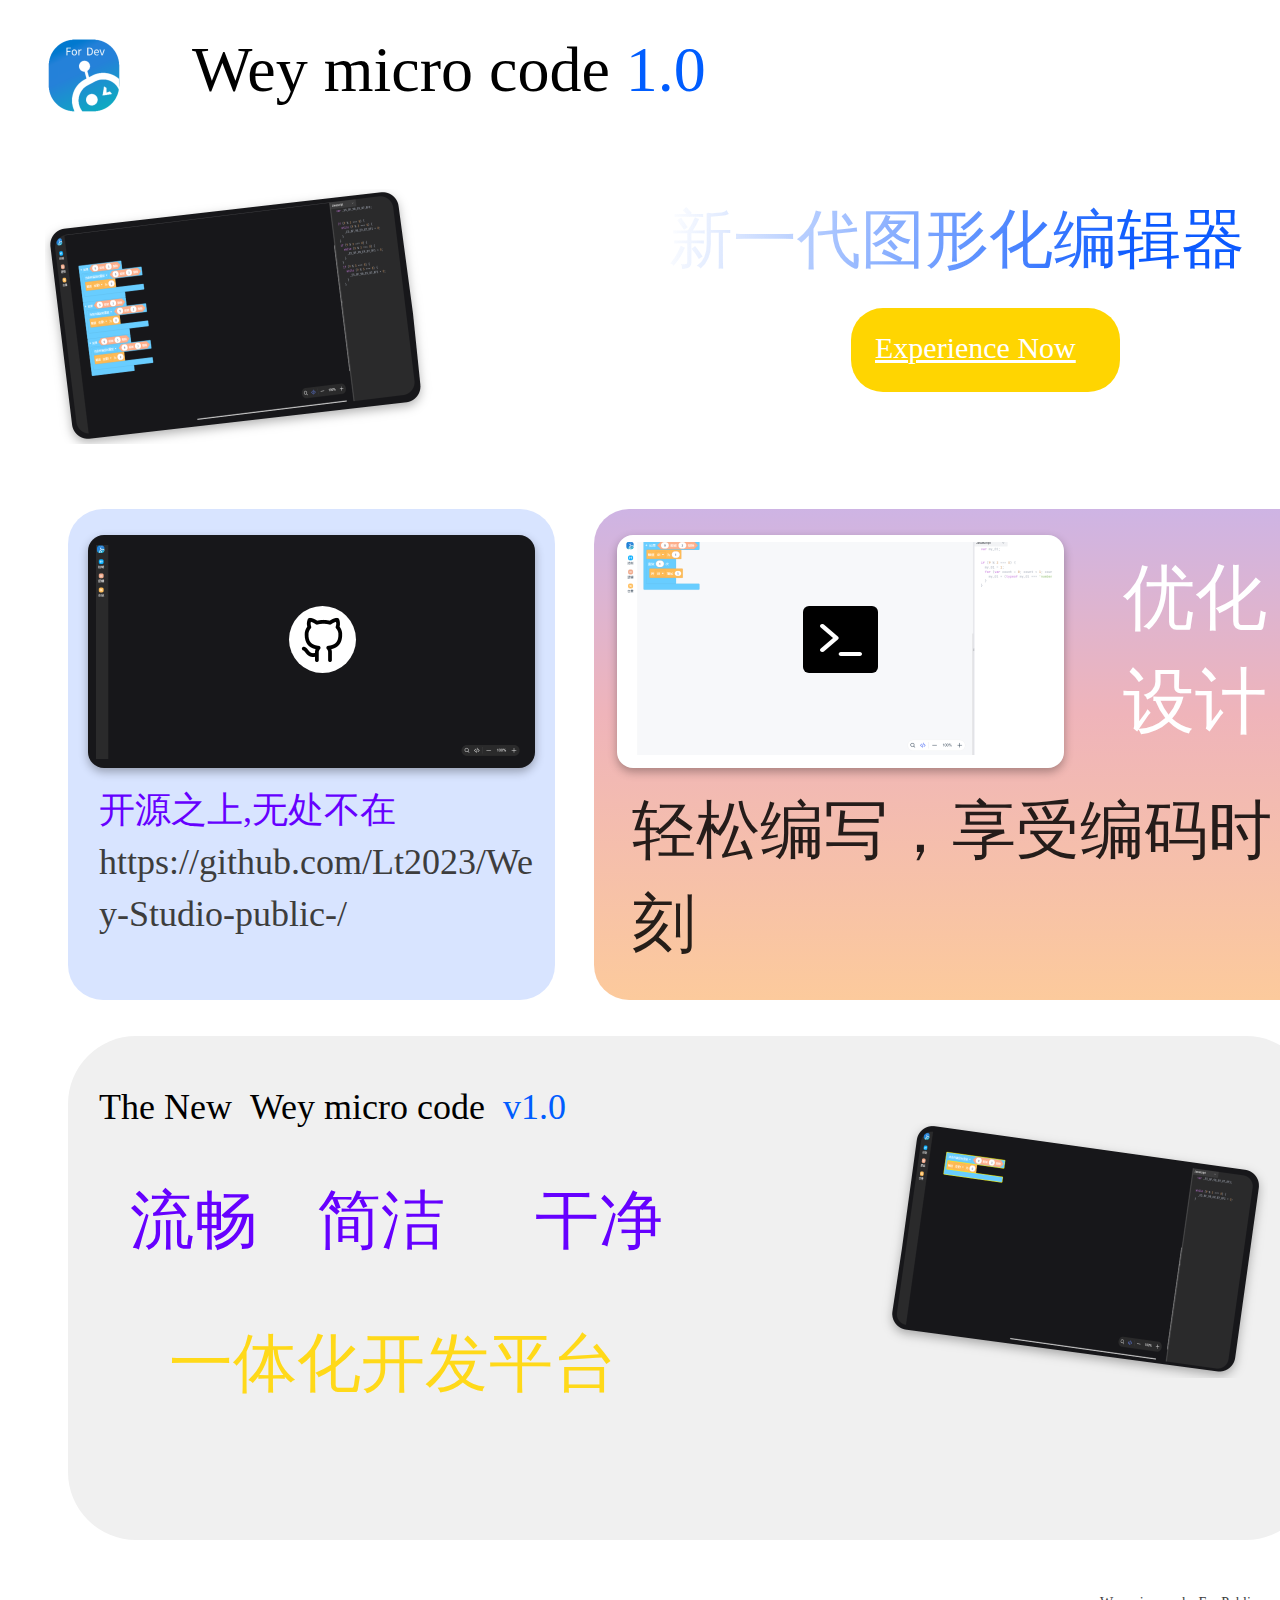
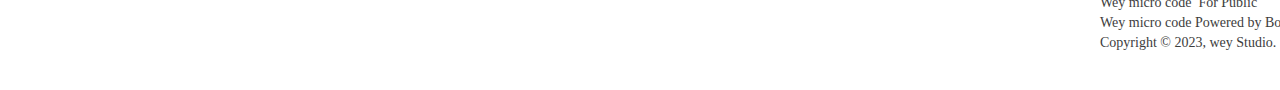
<file: Wey micro code/Wey micro code/online-client-home-page/index.html>
<!DOCTYPE html>
<html lang="en">
  <head>
    <meta charset="UTF-8" />
    <meta name="viewport" content="width=device-width, initial-scale=1.0" />
    <title>Wey micro code</title>
    <script src="./flexible.js"></script>
    <script src="./webget.js"></script>
    <link rel="stylesheet" type="text/css" href="./common.css" />
    <link rel="stylesheet" type="text/css" href="./index.css" />
  </head>
  <body>
    <div class="page flex-col justify-end">
      <div class="section_2 flex-row justify-between">
        <img
          class="image_1"
          referrerpolicy="no-referrer"
          src="./img/MasterDDSSlicePNG6887c77c78ccc06ce711e86d025f4c94.png"
        />
        <div class="text-wrapper_1">
          <span class="text_1">Wey&nbsp;micro&nbsp;code&nbsp;</span>
          <span class="text_2">1.0</span>
        </div>
      </div>
      <div class="section_3 flex-row justify-between">
        <img
          class="image_2"
          referrerpolicy="no-referrer"
          src="./img/MasterDDSSlicePNG18cc4027ddcb2acd7137f3decaf3a06c.png"
        />
        <div class="block_1 flex-col justify-between">
          <span class="text_15">新一代图形化编辑器</span>
          <button class="button_1 flex-col">
            <a href="/client/editor-file/online.html" class="text_4">Experience&nbsp;Now</a>
          </button>
        </div>
      </div>
      <div class="section_4 flex-row justify-between">
        <div class="group_4 flex-col">
          <div class="box_2 flex-col">
            <div class="box_3 flex-col">
              <div class="image-wrapper_1 flex-col">
                <img
                  class="label_1"
                  referrerpolicy="no-referrer"
                  src="./img/MasterDDSSlicePNG787fc875ec9a74e9edc2645d630a4347.png"
                />
              </div>
            </div>
          </div>
          <div class="text-group_2 flex-col justify-between">
            <span class="text_5">开源之上,无处不在</span>
            <span class="text_6">
              https://github.com/Lt2023/Wey-Studio-public-/
            </span>
          </div>
        </div>
        <div class="group_5 flex-col">
          <div class="section_5 flex-row justify-between">
            <div class="box_5 flex-col">
              <div class="box_6 flex-col">
                <div class="image-wrapper_2 flex-col">
                  <img
                    class="image_3"
                    referrerpolicy="no-referrer"
                    src="./img/MasterDDSSlicePNG563ed332c0990f4ac3ed59a91b2798e0.png"
                  />
                </div>
              </div>
            </div>
            <span class="text_7">优化设计</span>
          </div>
          <span class="text_8">轻松编写，享受编码时刻</span>
        </div>
      </div>
      <div class="group_6 flex-row">
        <div class="section_6 flex-col">
          <div class="text-wrapper_2">
            <span class="text_9">
              The&nbsp;New&nbsp;&nbsp;Wey&nbsp;micro&nbsp;code&nbsp;
            </span>
            <span class="text_10">v1.0</span>
          </div>
          <div class="text-wrapper_4 flex-row">
            <span class="text_11">流畅</span>
            <span class="text_12">简洁</span>
            <span class="text_13">干净</span>
          </div>
          <span class="text_14">一体化开发平台</span>
        </div>
        <img
          class="image_4"
          referrerpolicy="no-referrer"
          src="./img/MasterDDSSlicePNG6fcaa208d05a289eddf07de03b24872b.png"
        />
      </div>
      <span class="paragraph_1">
        Wey&nbsp;micro&nbsp;code&nbsp;&nbsp;For&nbsp;Public
        <br />
        Wey&nbsp;micro&nbsp;code&nbsp;Powered&nbsp;by&nbsp;Boxy.
        <br />
        Copyright&nbsp;©&nbsp;2023,&nbsp;wey&nbsp;Studio.
      </span>
    </div>
  </body>
</html>
</file>
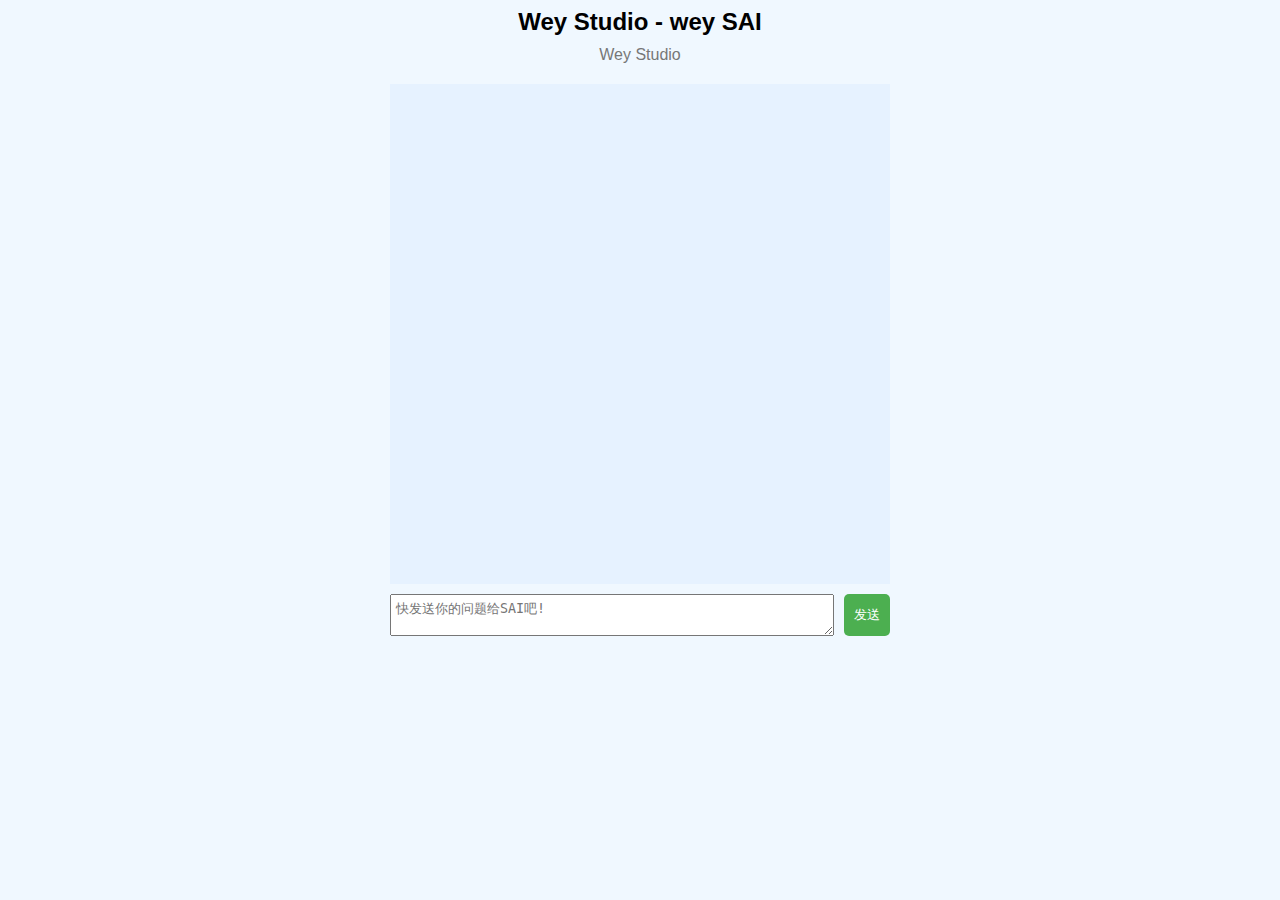
<file: Wey SAI-1.0 dev/duihua.html>
<!DOCTYPE html>
<html lang="en">

<head>
    <meta charset="UTF-8">
    <meta name="viewport" content="width=device-width, initial-scale=1.0">
    <script src="./Axios.min.js"></script>
    <title>wey SAI</title>
    <style>
        body {
            background-color: #f0f8ff;
            font-family: Arial, sans-serif;
        }

        .container {
            width: 90%;
            max-width: 500px;
            margin: 0 auto;
        }

        .title {
            text-align: center;
            font-size: 24px;
            font-weight: bold;
            margin-bottom: 10px;
        }

        .subtitle {
            text-align: center;
            font-size: 16px;
            color: #777;
            margin-bottom: 20px;
        }

        #chatbox {
            height: 400px;
            overflow-y: scroll;
            background-color: #e6f2ff;
            padding: 50px;
        }

        .message {
            margin-bottom: 10px;
            padding: 5px;
            border-radius: 5px;
            display: flex;
            flex-direction: column;
            align-items: flex-start;
        }

        .user-message {
            background-color: #d7f1e5;
            text-align: right;
            align-self: flex-end;
        }

        .bot-message {
            background-color: #d9edf7;
            text-align: left;
            align-self: flex-start;
        }

        .message-content {
            margin: 0;
            direction: ltr;
            white-space: pre-wrap;
        }

        .message-meta {
            font-size: 12px;
            color: #888;
            margin-top: 5px;
        }

        .input-container {
            display: flex;
            margin-top: 10px;
        }

        #input {
            flex: 1;
            padding: 5px;
        }

        #send-btn {
            padding: 5px 10px;
            margin-left: 10px;
            background-color: #4CAF50;
            color: white;
            border: none;
            border-radius: 5px;
            cursor: pointer;
        }

        #send-btn:hover {
            background-color: #45a049;
        }

        .copy-btn {
            background-color: #4CAF50;
            color: white;
            border: none;
            border-radius: 5px;
            padding: 2px 8px;
            margin-left: 5px;
            cursor: pointer;
        }

        .copy-btn:hover {
            background-color: #45a049;
        }

        /* 媒体查询，手机屏幕下的样式 */
        @media only screen and (max-width: 600px) {
            .container {
                width: 90%;
            }
        }
    </style>
</head>

<body>
    <div class="container">
        <div class="title">Wey  Studio - wey SAI</div>
        <div class="subtitle">Wey Studio</div>
        <div id="chatbox"></div>
        <div class="input-container">
            <textarea id="input" placeholder="快发送你的问题给SAI吧!"></textarea>
            <button id="send-btn">发送</button>
        </div>
    </div>
    <script>
        const chatbox = document.getElementById('chatbox');
        const input = document.getElementById('input');
        const sendBtn = document.getElementById('send-btn');

        sendBtn.addEventListener('click', sendMessage);

        function sendMessage() {
            const message = input.value;
            if (message.trim() !== '') {
                addMessage('user', message);
                fetchChatResponse(message);
                input.value = '';
            }
        }

        async function fetchChatResponse(message) {
            const url = `wey sai api=${encodeURIComponent(message)}`;
            try {
                const response = await fetch(url);
                const data = await response.text();
                addMessage('bot', data);
            } catch (error) {
                console.log('Error:', error);
            }
        }

        function addMessage(sender, message) {
            const messageElement = document.createElement('div');
            const senderClass = sender === 'user' ? 'user-message' : 'bot-message';
            messageElement.classList.add('message', senderClass);

            const messageContent = document.createElement('p');
            messageContent.textContent = message;
            messageContent.classList.add('message-content');
            messageElement.appendChild(messageContent);

            const messageMeta = document.createElement('span');
            const date = new Date();
            const timeString = date.toLocaleTimeString([], { hour: '2-digit', minute: '2-digit' });
            messageMeta.textContent = `${sender === 'user' ? 'You' : 'sai'} • ${timeString}`;
            messageMeta.classList.add('message-meta');
            messageElement.appendChild(messageMeta);

            // 添加复制按钮
            const copyButton = document.createElement('button');
            copyButton.textContent = '复制';
            copyButton.classList.add('copy-btn');
            copyButton.addEventListener('click', () => {
                navigator.clipboard.writeText(message).then(() => {
                    copyButton.textContent = '已复制';
                    setTimeout(() => {
                        copyButton.textContent = '复制';
                    }, 2000);
                });
            });
            messageElement.appendChild(copyButton);

            chatbox.appendChild(messageElement);
            chatbox.scrollTop = chatbox.scrollHeight;
        }
    </script>
</body>

</html>
</file>
<file: Wey micro code/Wey micro code/online-client-home-page/common.css>
body * {
  box-sizing: border-box;
  flex-shrink: 0;
}
body {
  font-family: PingFangSC-Regular, Roboto, Helvetica Neue, Helvetica, Tahoma,
    Arial, PingFang SC-Light, Microsoft YaHei;
}
input {
  background-color: transparent;
  border: 0;
}
button {
  margin: 0;
  padding: 0;
  border: 1px solid transparent;
  outline: none;
  background-color: transparent;
}

button:active {
  opacity: 0.6;
}
.flex-col {
  display: flex;
  flex-direction: column;
}
.flex-row {
  display: flex;
  flex-direction: row;
}
.justify-start {
  display: flex;
  justify-content: flex-start;
}
.justify-center {
  display: flex;
  justify-content: center;
}

.justify-end {
  display: flex;
  justify-content: flex-end;
}
.justify-evenly {
  display: flex;
  justify-content: space-evenly;
}
.justify-around {
  display: flex;
  justify-content: space-around;
}
.justify-between {
  display: flex;
  justify-content: space-between;
  flex-direction: row;
  align-items: flex-start;
  align-content: flex-start;
  flex-wrap: wrap;
}
.align-start {
  display: flex;
  align-items: flex-start;
}
.align-center {
  display: flex;
  align-items: center;
}
.align-end {
  display: flex;
  align-items: flex-end;
}
</file>
<file: Wey micro code/Wey micro code/online-client-home-page/index.css>
.page {
  background-color: rgba(255, 255, 255, 1);
  position: relative;
  width: 1357px;
  height: 1674px;
  overflow: hidden;
}

.section_2 {
  width: 795px;
  height: 93px;
  margin: 15px 0 0 37px;
}

.image_1 {
  width: 85px;
  height: 77px;
  margin-top: 16px;
}

.text-wrapper_1 {
  width: 648px;
  height: 93px;
  overflow-wrap: break-word;
  font-size: 0;
  font-family: Source Han Sans-Regular;
  font-weight: NaN;
  text-align: left;
  white-space: nowrap;
  line-height: 93px;
}

.text_1 {
  width: 648px;
  height: 93px;
  overflow-wrap: break-word;
  color: rgba(0, 0, 0, 1);
  font-size: 64px;
  font-family: Source Han Sans-Regular;
  text-align: center;
  white-space: nowrap;
  line-height: 93px;
}

.text_2 {
  width: 648px;
  height: 93px;
  overflow-wrap: break-word;
  color: rgba(0, 93, 255, 1);
  font-size: 64px;
  font-family: Source Han Sans-Regular;
  font-weight: NaN;
  text-align: left;
  white-space: nowrap;
  line-height: 93px;
}

.section_3 {
  width: 1200px;
  height: 255px;
  margin: 73px 0 0 37px;
}

.image_2 {
  width: 447px;
  height: 255px;
}

.block_1 {
  width: 576px;
  height: 190px;
  margin-top: 13px;
}

.text_15 {
  text-shadow: inset 0px 4px 10px rgba(0, 0, 0, 0.3);
  background-image: linear-gradient(
    282deg,
    rgba(12, 90, 255, 1) 19.285715%,
    rgba(0, 60, 255, 0) 100%
  );
  width: 576px;
  height: 75px;
  overflow-wrap: break-word;
  color: ;
  font-size: 64px;
  font-family: HarmonyOS Sans-Black;
  font-weight: NaN;
  text-align: left;
  white-space: nowrap;
  line-height: 75px;
  -webkit-background-clip: text;
  -webkit-text-fill-color: transparent;
}

.button_1 {
  background-color: rgba(255, 213, 1, 1);
  border-radius: 32px;
  height: 84px;
  width: 269px;
  margin: 31px 0 0 182px;
}

.text_4 {
  width: 224px;
  height: 43px;
  overflow-wrap: break-word;
  color: rgba(255, 255, 255, 1);
  font-size: 30px;
  font-family: Source Han Sans-Regular;
  font-weight: NaN;
  text-align: left;
  white-space: nowrap;
  line-height: 43px;
  margin: 17px 0 0 23px;
}

.section_4 {
  width: 1252px;
  height: 491px;
  margin: 65px 0 0 60px;
}

.group_4 {
  background-color: rgba(216, 228, 255, 1);
  border-radius: 35px;
  width: 487px;
  height: 491px;
}

.box_2 {
  box-shadow: 0px 4px 10px 0px rgba(0, 0, 0, 0.3);
  background-color: rgba(23, 23, 26, 1);
  border-radius: 16px;
  height: 233px;
  width: 447px;
  margin: 26px 0 0 20px;
}

.box_3 {
  height: 214px;
  background: url(./img/MasterDDSSlicePNGf94c9af858d54c7d51bcc8eb760cd761.png)
    100% no-repeat;
  background-size: 100% 100%;
  width: 431px;
  margin: 10px 0 0 8px;
}

.image-wrapper_1 {
  background-color: rgba(255, 255, 255, 1);
  border-radius: 50%;
  height: 67px;
  width: 67px;
  margin: 61px 0 0 193px;
}

.label_1 {
  width: 45px;
  height: 46px;
  margin: 11px 0 0 11px;
}

.text-group_2 {
  width: 435px;
  height: 187px;
  margin: 16px 0 29px 31px;
}

.text_5 {
  width: 326px;
  height: 59px;
  overflow-wrap: break-word;
  color: rgba(102, 0, 255, 1);
  font-size: 36px;
  font-family: Source Han Sans-Regular;
  font-weight: NaN;
  text-align: left;
  white-space: nowrap;
  line-height: 52px;
}

.text_6 {
  width: 435px;
  height: 135px;
  overflow-wrap: break-word;
  color: rgba(61, 61, 61, 1);
  font-size: 36px;
  font-family: Source Han Sans-Regular;
  font-weight: NaN;
  text-align: left;
  line-height: 52px;
  margin-top: -7px;
}

.group_5 {
  background-image: linear-gradient(
    180deg,
    rgba(206, 180, 228, 1) 0,
    rgba(239, 180, 186, 1) 41.78082%,
    rgba(252, 202, 156, 1) 100%
  );
  border-radius: 35px;
  width: 726px;
  height: 491px;
}

.section_5 {
  width: 703px;
  height: 233px;
  margin: 26px 0 0 23px;
}

.box_5 {
  box-shadow: 0px 4px 10px 0px rgba(0, 0, 0, 0.3);
  background-color: rgba(255, 255, 255, 1);
  border-radius: 16px;
  height: 233px;
  width: 447px;
}

.box_6 {
  height: 213px;
  background: url(./img/MasterDDSSlicePNGd5e7751a1cec195386ff78d2c779bfda.png)
    100% no-repeat;
  background-size: 100% 100%;
  width: 430px;
  margin: 7px 0 0 7px;
}

.image-wrapper_2 {
  background-color: rgba(0, 0, 0, 1);
  border-radius: 6px;
  height: 67px;
  width: 75px;
  margin: 64px 0 0 179px;
}

.image_3 {
  width: 56px;
  height: 48px;
  margin: 10px 0 0 10px;
}

.text_7 {
  width: 197px;
  height: 222px;
  overflow-wrap: break-word;
  color: rgba(255, 255, 255, 1);
  font-size: 72px;
  font-family: Source Han Sans-Regular;
  font-weight: NaN;
  text-align: left;
  line-height: 104px;
  margin-top: 11px;
}

.text_8 {
  width: 682px;
  height: 187px;
  overflow-wrap: break-word;
  color: rgba(0, 0, 0, 0.85098);
  font-size: 64px;
  font-family: Source Han Sans-Regular;
  font-weight: NaN;
  text-align: left;
  line-height: 93px;
  margin: 16px 0 29px 38px;
}

.group_6 {
  background-color: rgba(240, 240, 240, 1);
  border-radius: 68px;
  width: 1246px;
  height: 504px;
  margin: 36px 0 0 60px;
}

.section_6 {
  width: 564px;
  height: 329px;
  margin: 45px 0 0 31px;
}

.text-wrapper_2 {
  width: 563px;
  height: 77px;
  overflow-wrap: break-word;
  font-size: 0;
  font-family: Source Han Sans-Regular;
  font-weight: NaN;
  text-align: left;
  line-height: 52px;
}

.text_9 {
  width: 563px;
  height: 77px;
  overflow-wrap: break-word;
  color: rgba(0, 0, 0, 1);
  font-size: 36px;
  font-family: Source Han Sans-Regular;
  font-weight: NaN;
  text-align: left;
  line-height: 52px;
}

.text_10 {
  width: 563px;
  height: 77px;
  overflow-wrap: break-word;
  color: rgba(0, 93, 255, 1);
  font-size: 36px;
  font-family: Source Han Sans-Regular;
  font-weight: NaN;
  text-align: left;
  line-height: 52px;
}

.text-wrapper_4 {
  width: 533px;
  height: 93px;
  margin: 16px 0 0 31px;
}

.text_11 {
  width: 128px;
  height: 93px;
  overflow-wrap: break-word;
  color: rgba(102, 0, 255, 1);
  font-size: 64px;
  font-family: Source Han Sans-Regular;
  font-weight: NaN;
  text-align: left;
  white-space: nowrap;
  line-height: 93px;
}

.text_12 {
  width: 195px;
  height: 93px;
  overflow-wrap: break-word;
  color: rgba(102, 0, 255, 1);
  font-size: 64px;
  font-family: Source Han Sans-Regular;
  font-weight: NaN;
  text-align: left;
  white-space: nowrap;
  line-height: 93px;
  margin-left: 59px;
}

.text_13 {
  width: 128px;
  height: 93px;
  overflow-wrap: break-word;
  color: rgba(102, 0, 255, 1);
  font-size: 64px;
  font-family: Source Han Sans-Regular;
  font-weight: NaN;
  text-align: left;
  white-space: nowrap;
  line-height: 93px;
  margin-left: 23px;
}

.text_14 {
  width: 448px;
  height: 93px;
  overflow-wrap: break-word;
  color: rgba(255, 217, 25, 1);
  font-size: 64px;
  font-family: Source Han Sans-Regular;
  font-weight: NaN;
  text-align: left;
  white-space: nowrap;
  line-height: 93px;
  margin: 50px 0 0 70px;
}

.image_4 {
  width: 447px;
  height: 255px;
  margin: 87px 46px 0 158px;
}

.paragraph_1 {
  width: 296px;
  height: 89px;
  overflow-wrap: break-word;
  color: rgba(61, 61, 61, 1);
  font-size: 14px;
  font-family: Source Han Sans-Regular;
  font-weight: NaN;
  text-align: left;
  line-height: 20px;
  margin: 53px 0 0 1092px;
}
</file>
